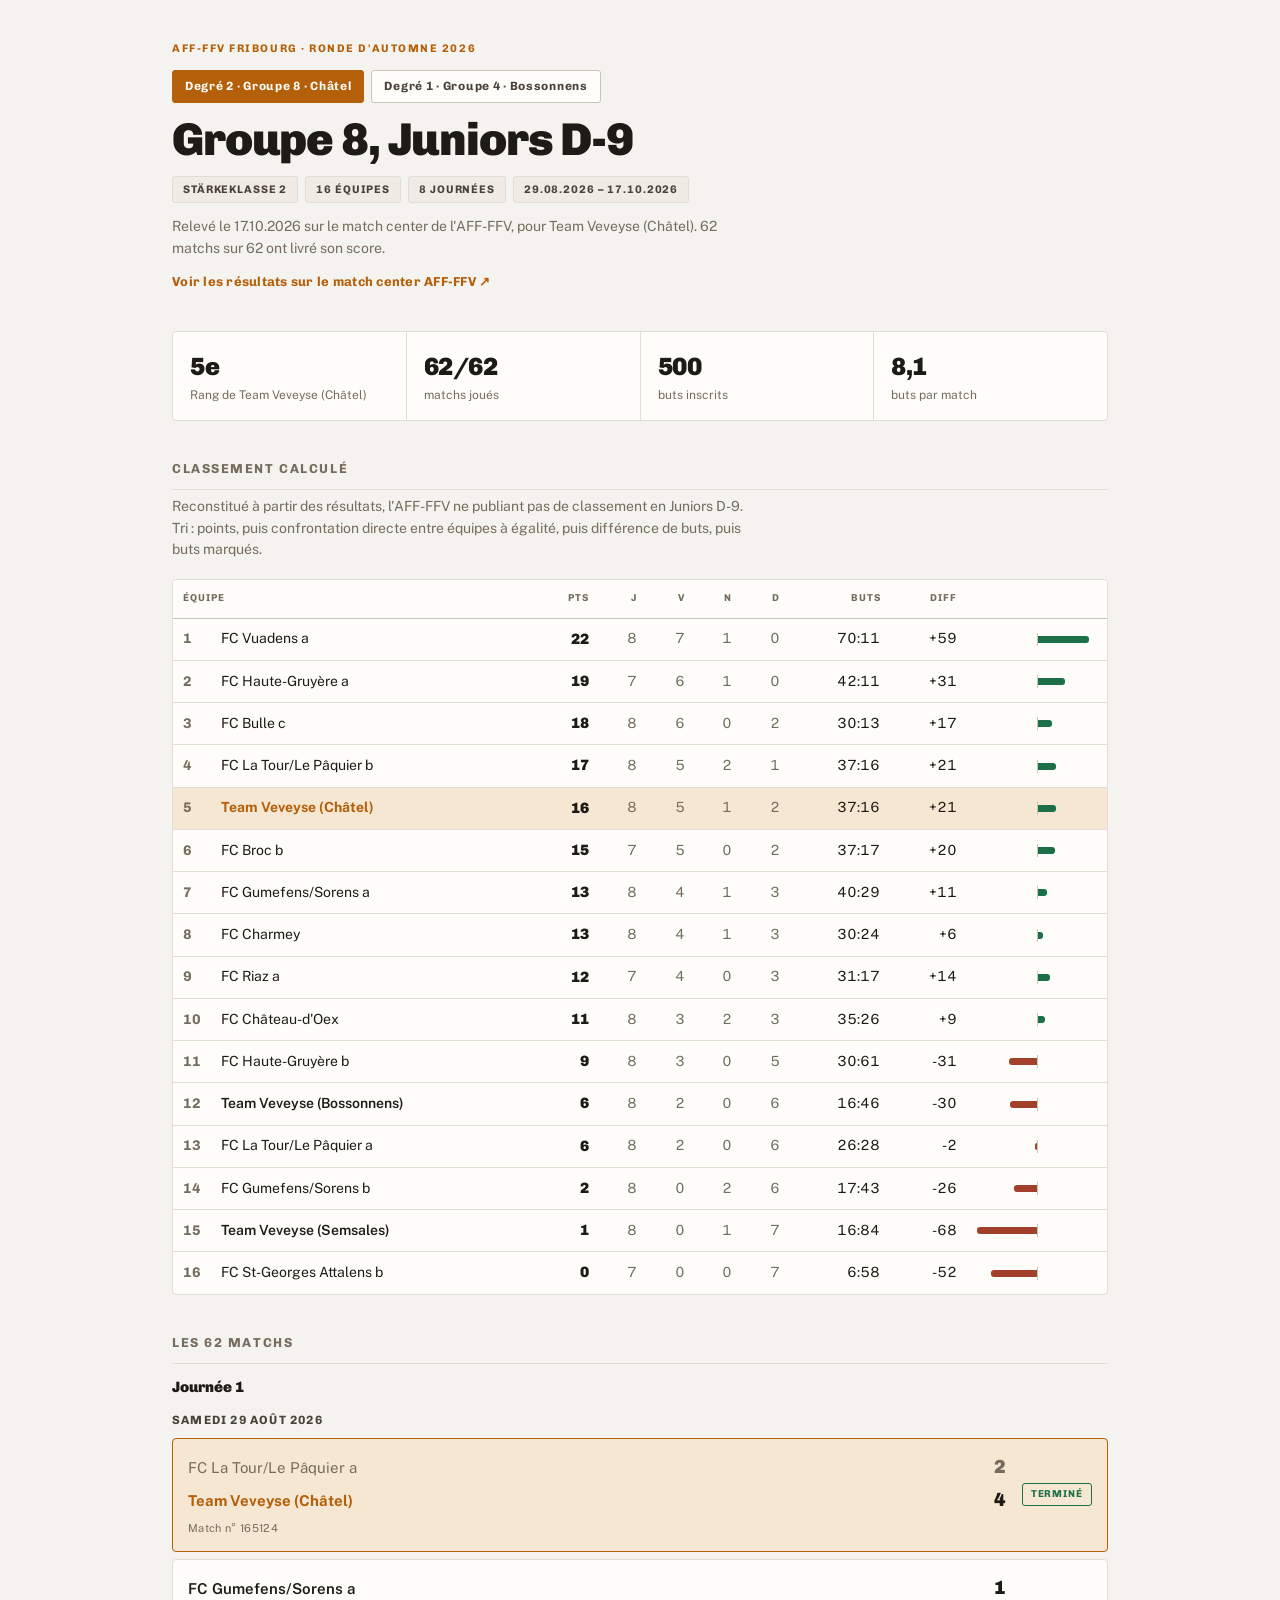
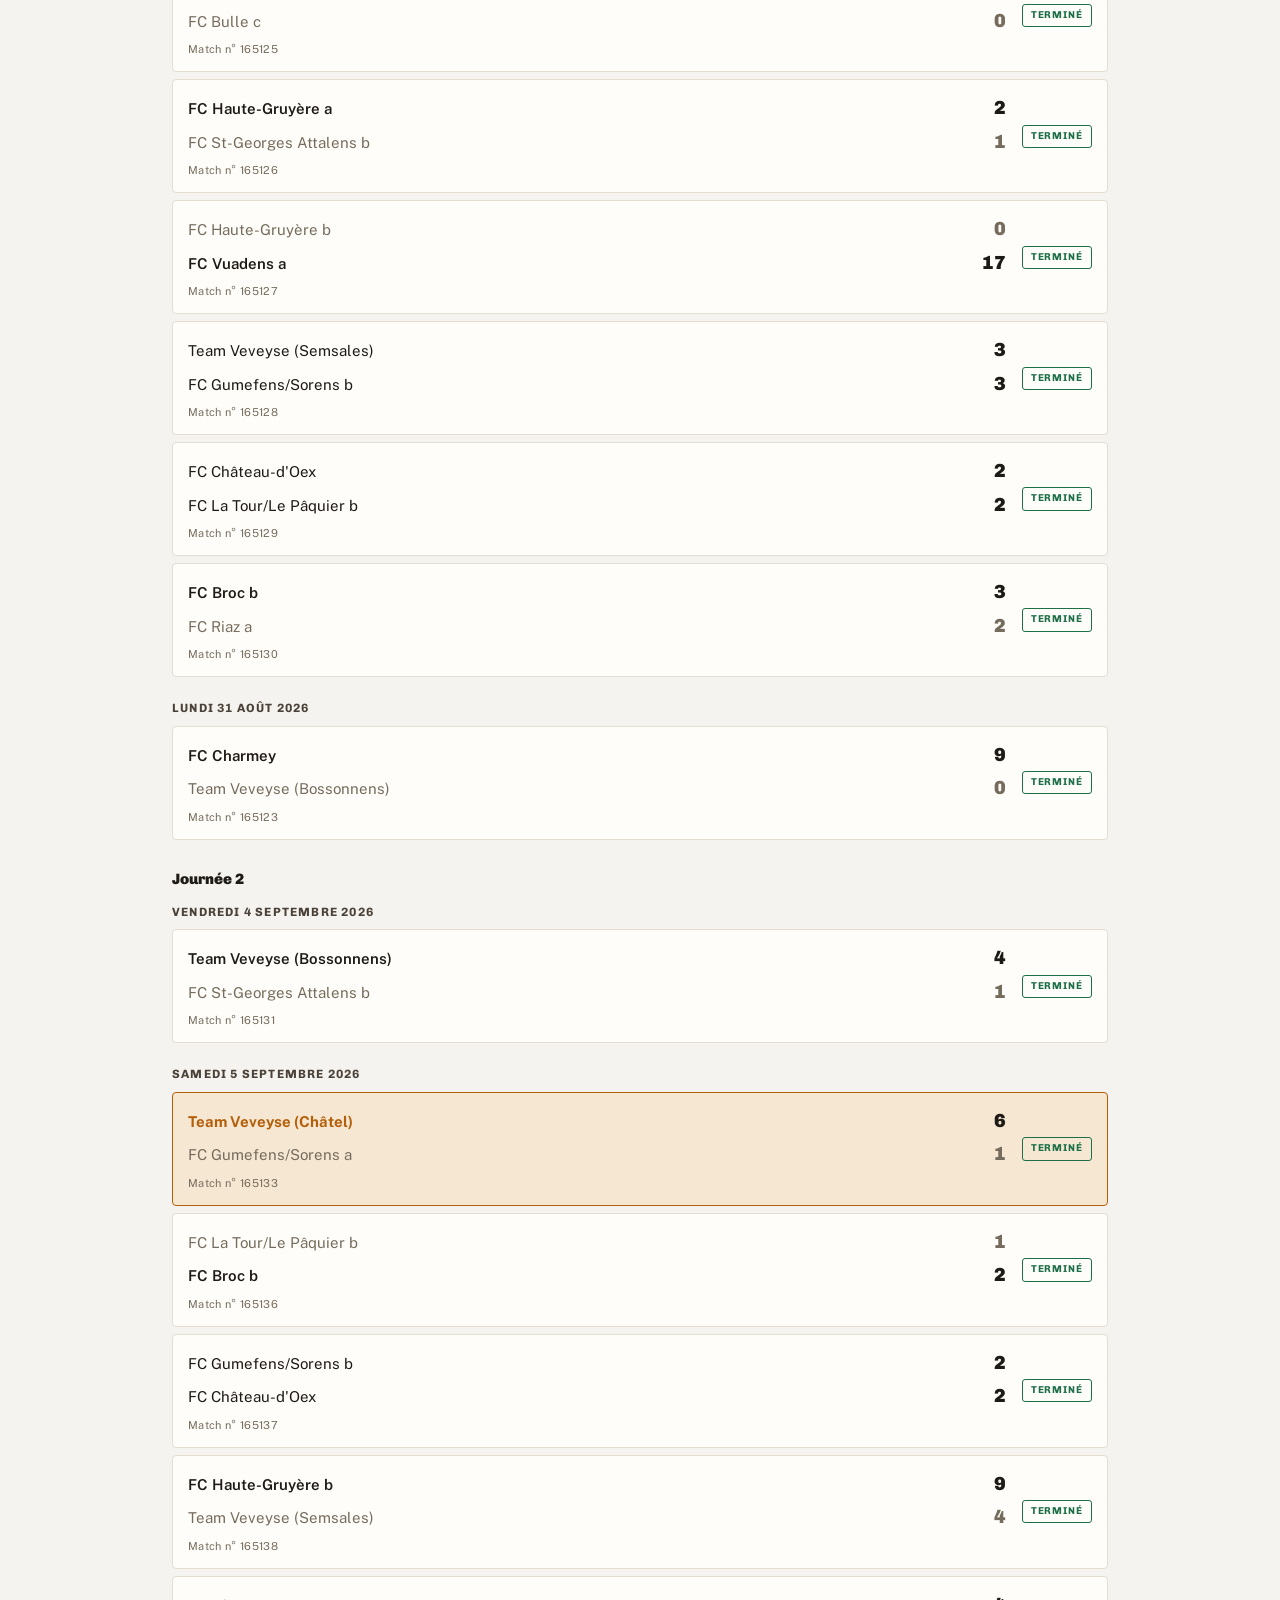
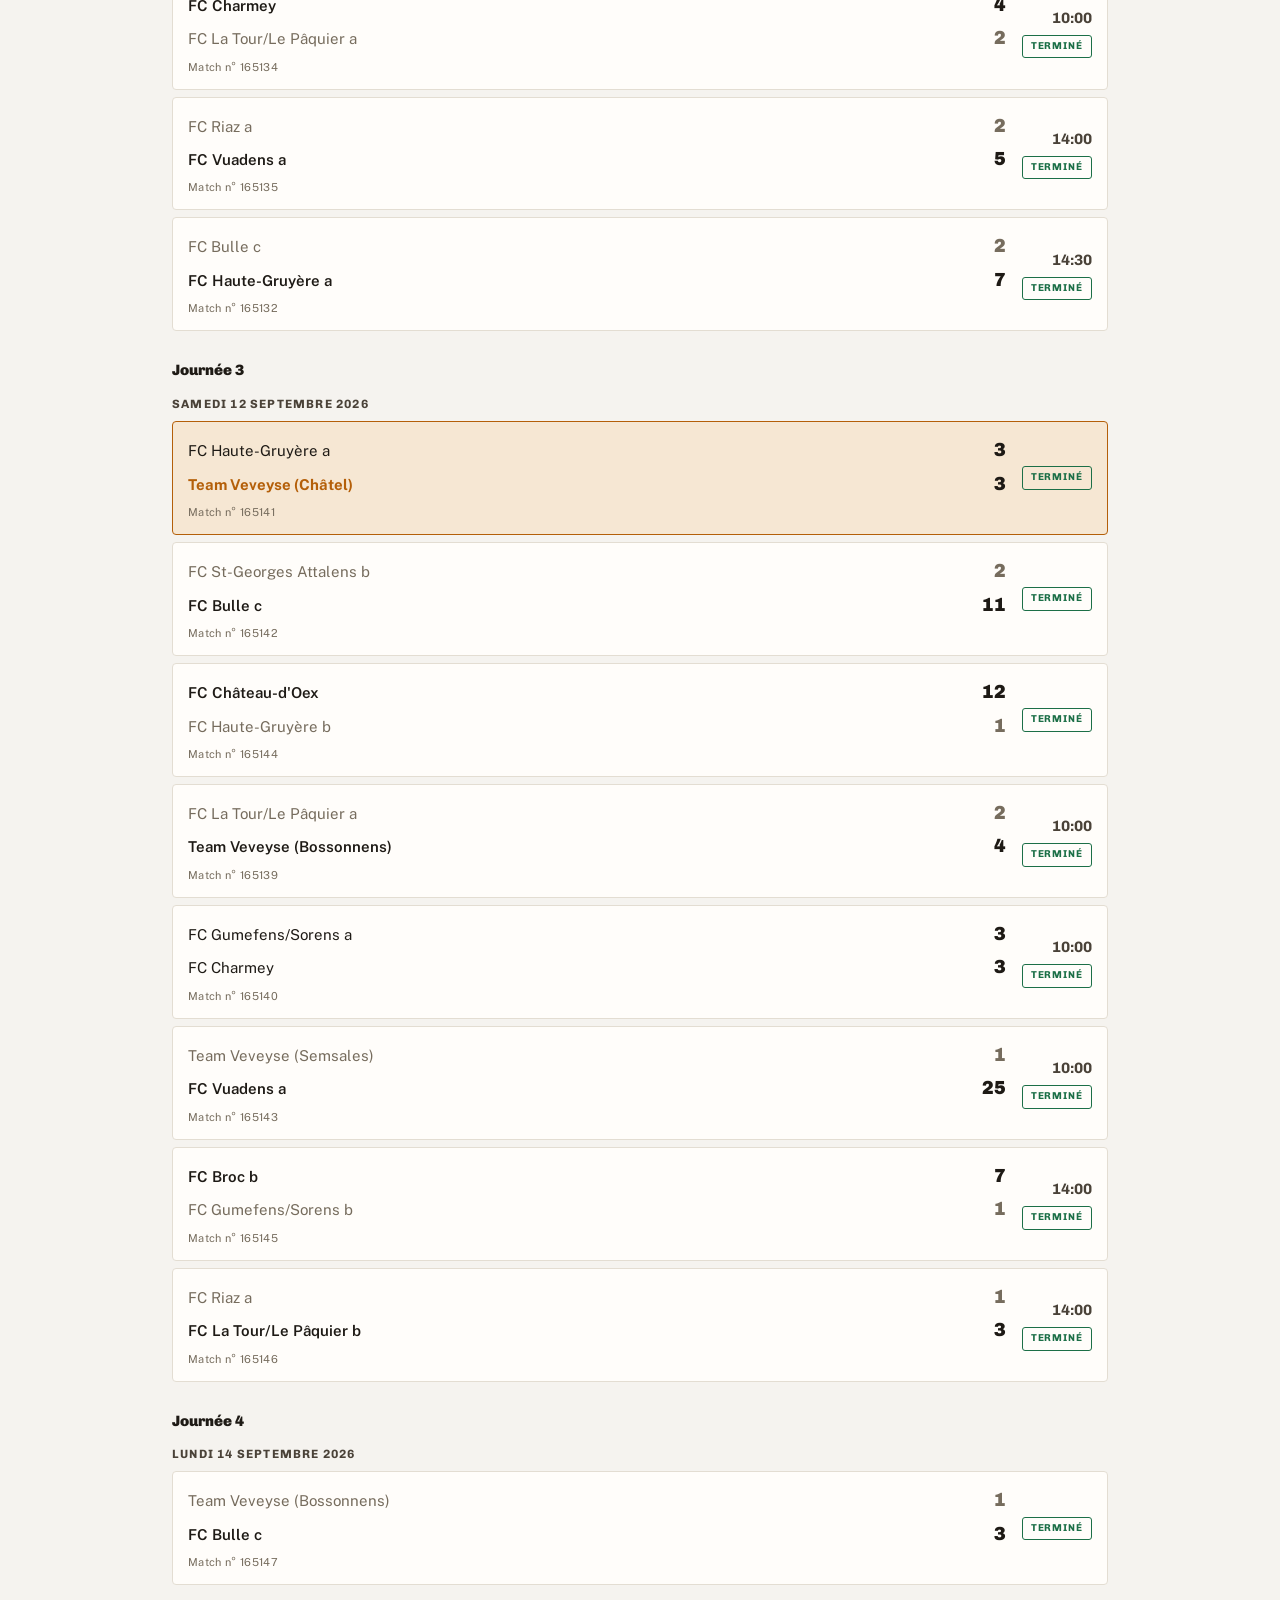
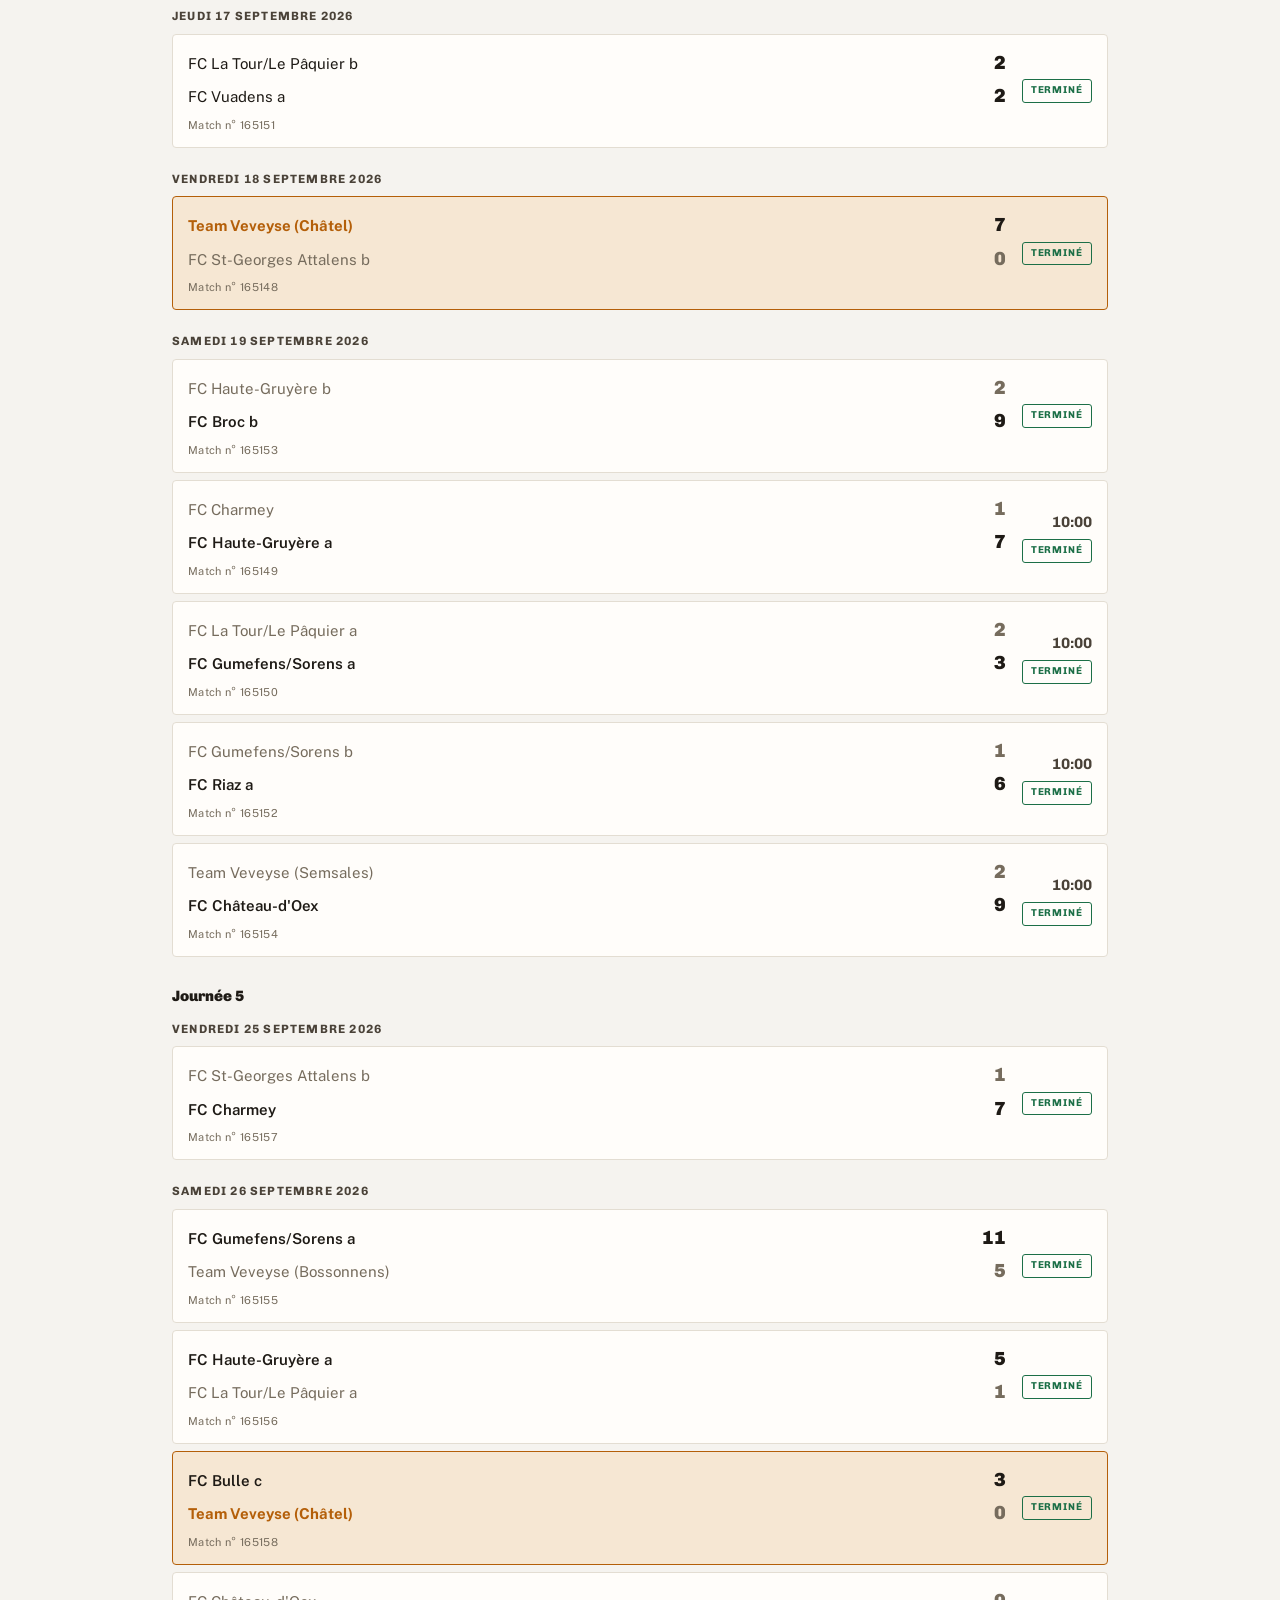
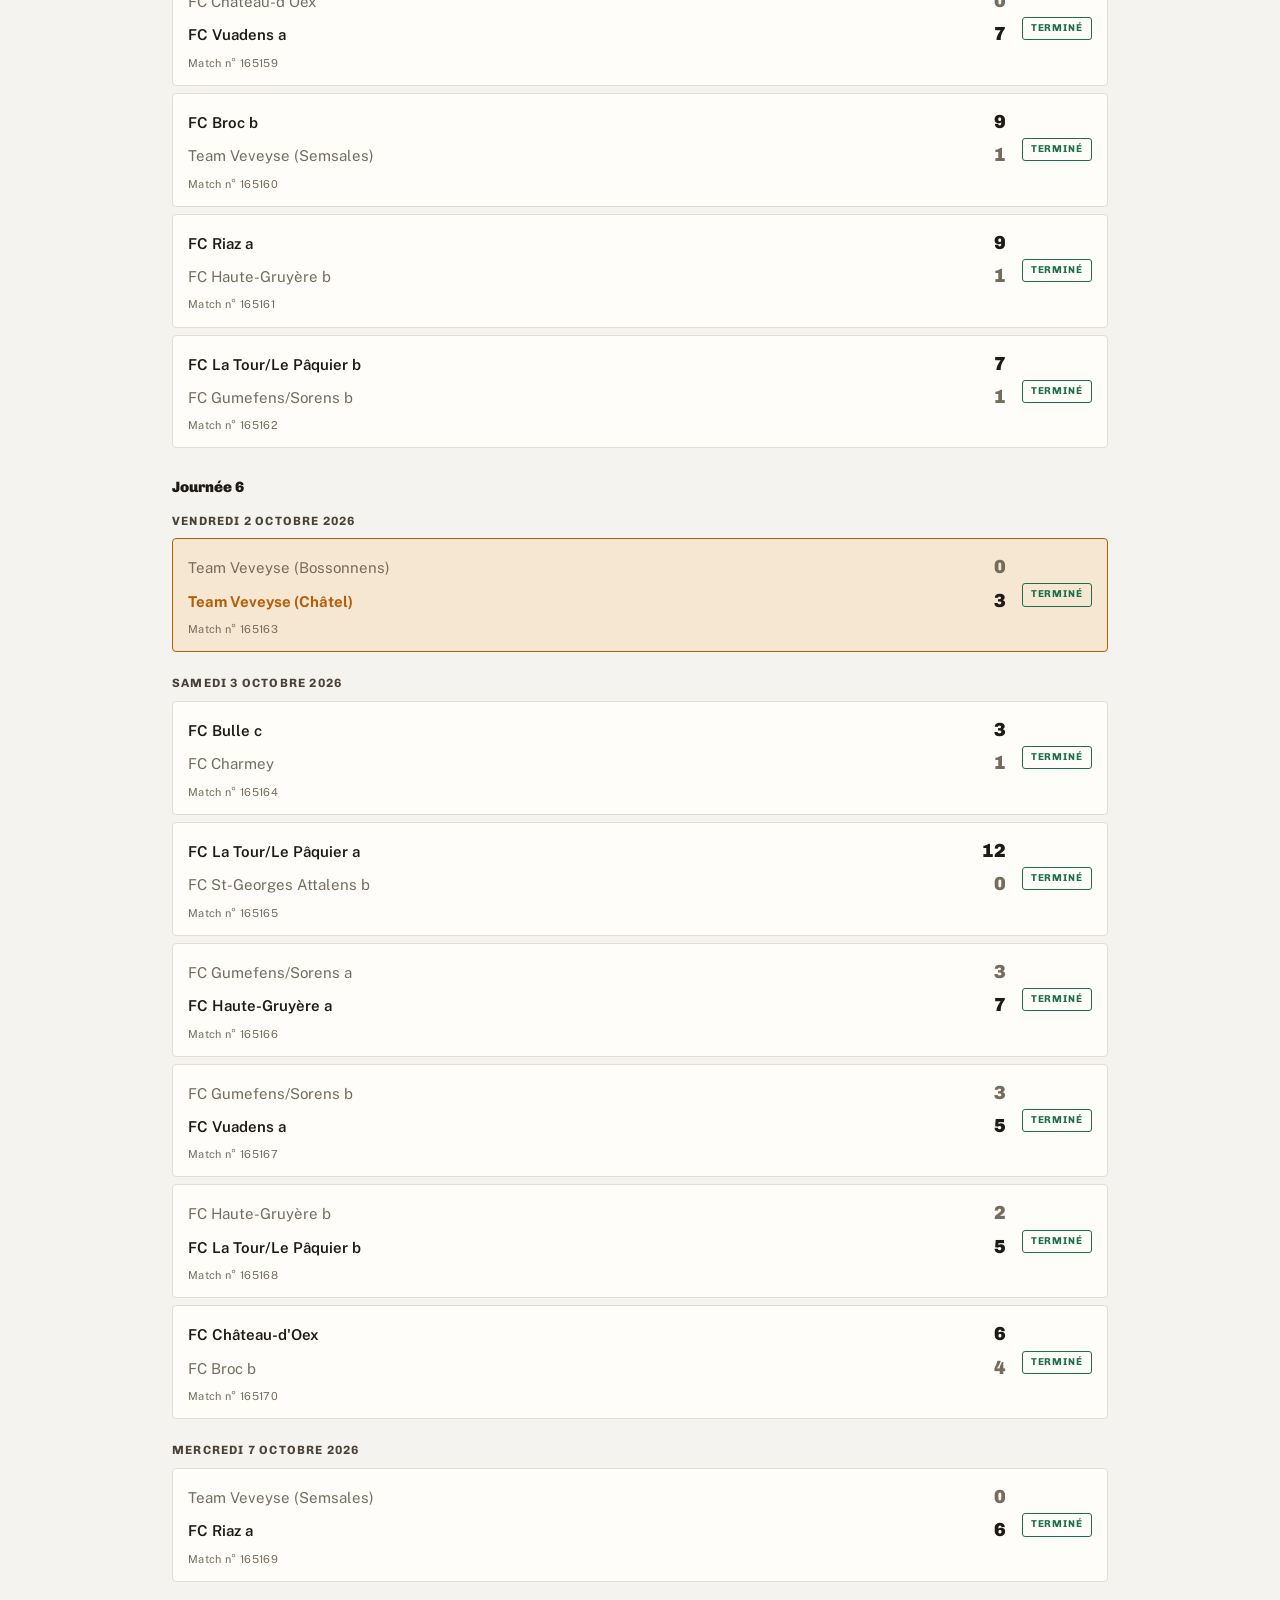
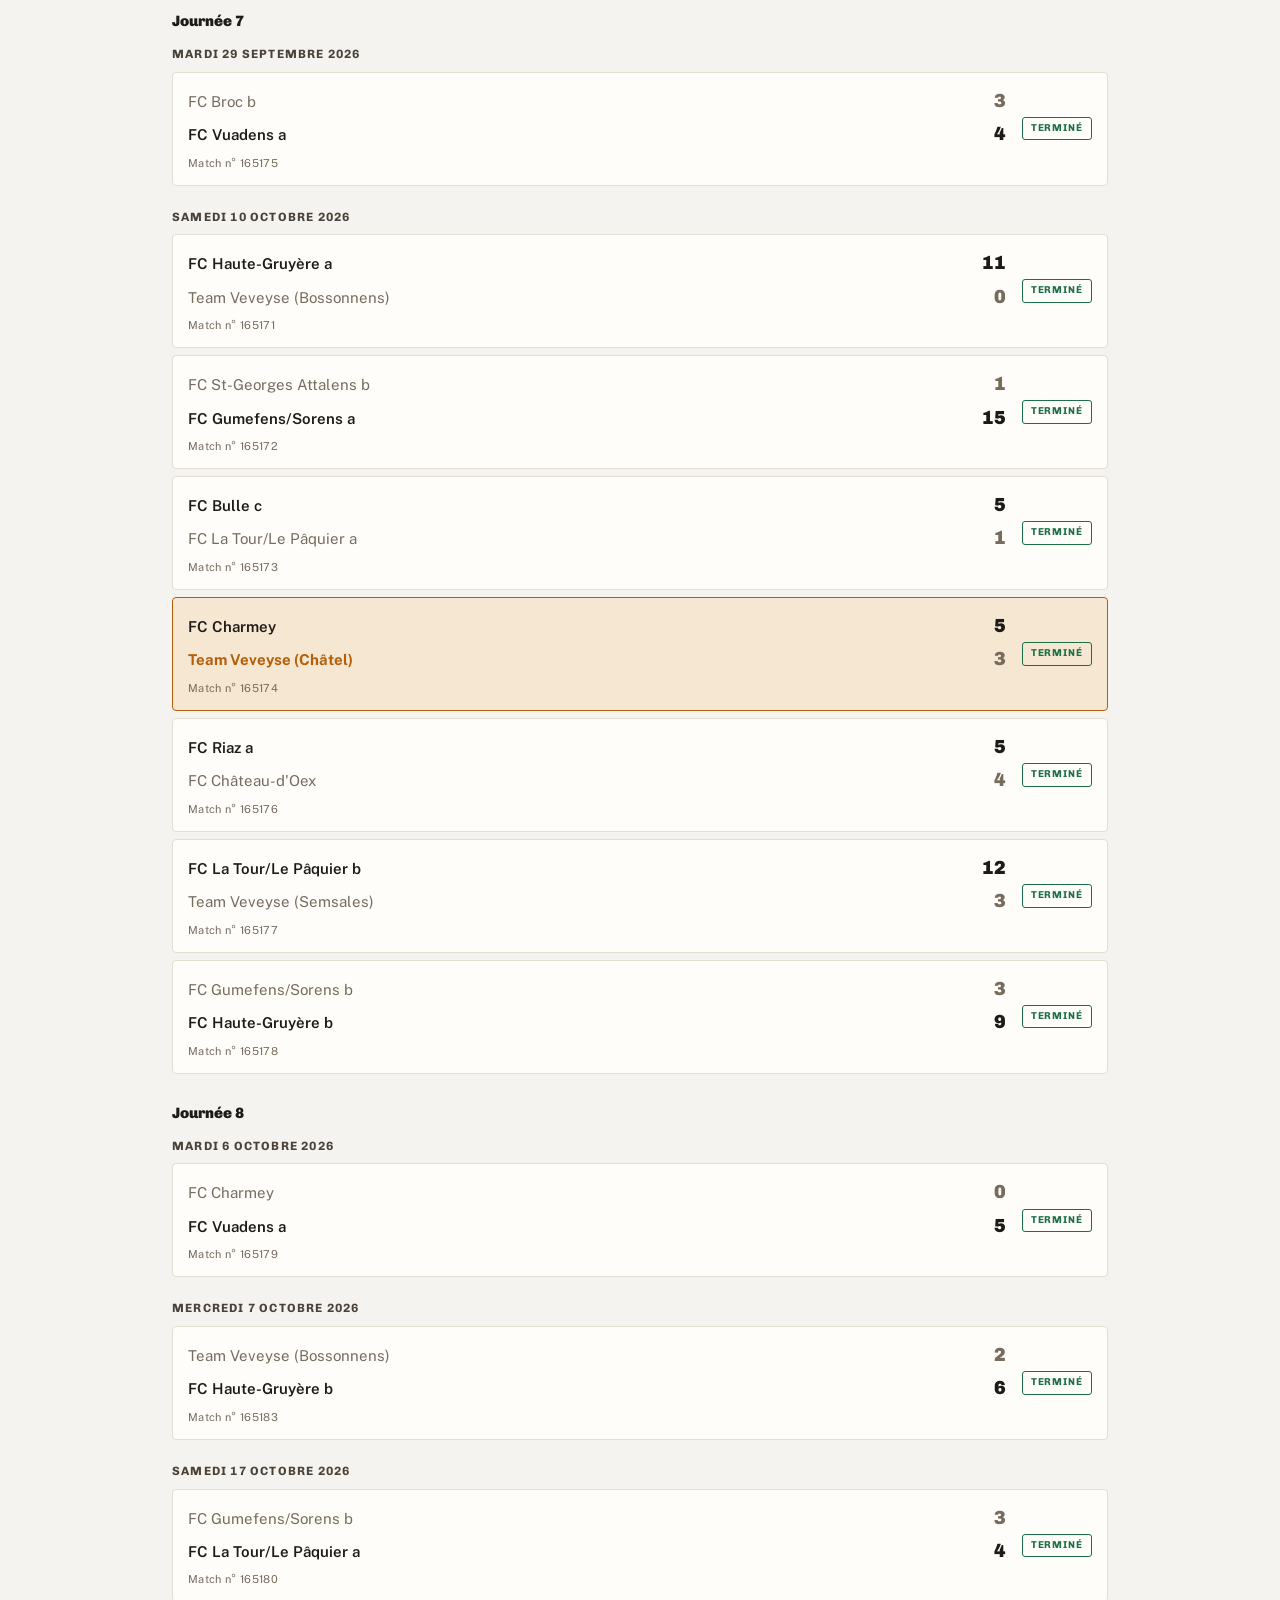
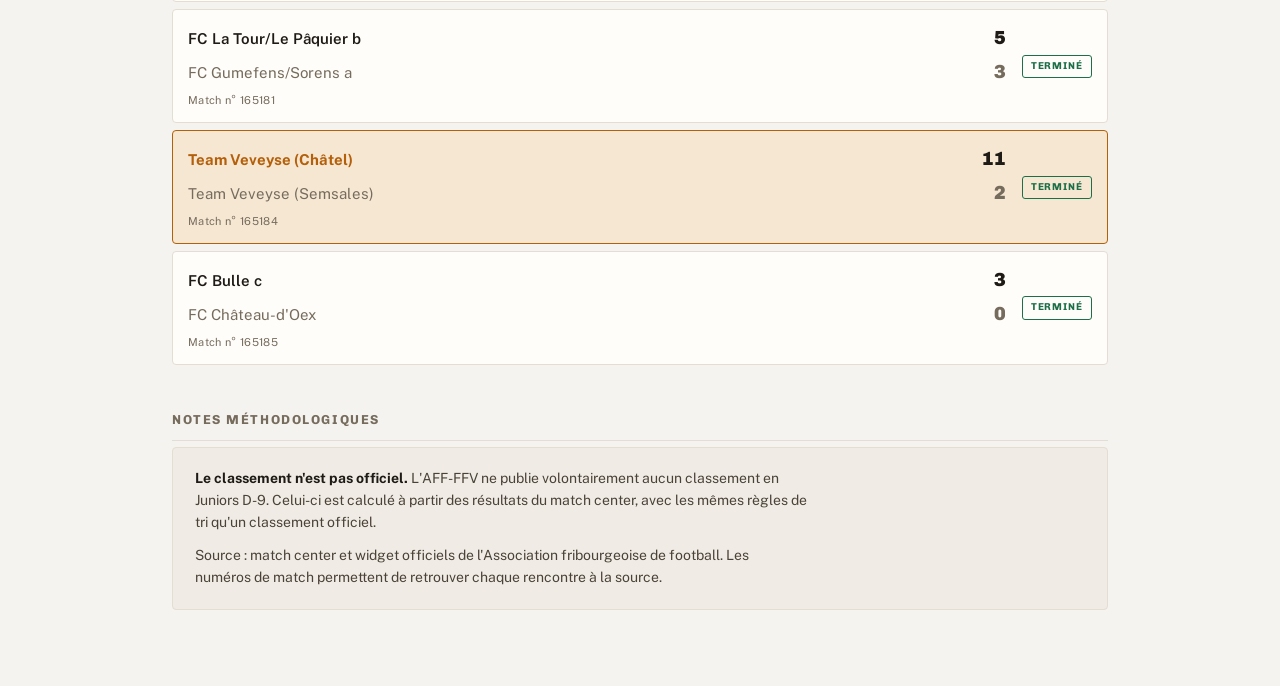
<file: index.html>
<!doctype html>
<html lang="fr">
<head>
<meta charset="utf-8">
<meta name="viewport" content="width=device-width, initial-scale=1">
<title>Groupe 8 Juniors D-9 · Degré 2</title>
<link rel="preconnect" href="https://fonts.googleapis.com">
<link rel="preconnect" href="https://fonts.gstatic.com" crossorigin>
<link rel="stylesheet" href="https://fonts.googleapis.com/css2?family=Chivo:wght@400;700;900&family=Public+Sans:wght@400;500;600&display=swap">

<link rel="stylesheet" href="assets/style.css">
</head>
<body data-source="data/degre-2.json">

<div class="wrap">

  <header class="masthead">
    <div class="eyebrow">AFF-FFV Fribourg · Ronde d'automne 2026</div>
    <nav class="groups" aria-label="Groupes suivis">
      <a href="./" aria-current="page">Degré 2 · Groupe 8 · Châtel</a>
      <a href="degre-1.html">Degré 1 · Groupe 4 · Bossonnens</a>
    </nav>
    <h1 id="title"></h1>
    <div class="competition">
      <span class="tag" id="tagClass"></span>
      <span class="tag" id="tagTeams"></span>
      <span class="tag" id="tagRounds"></span>
      <span class="tag" id="tagDates"></span>
    </div>
    <p class="snapshot" id="snapshot"></p>
    <a class="source-link" id="sourceLink" href="#" target="_blank" rel="noopener noreferrer">Voir les résultats sur le match center AFF-FFV ↗</a>
  </header>

  <div class="stats" id="statStrip"></div>

  <section>
    <h2>Classement calculé</h2>
    <p class="sub">
      Reconstitué à partir des résultats, l'AFF-FFV ne publiant pas de classement en
      Juniors D-9. Tri&nbsp;: points, puis confrontation directe entre équipes à
      égalité, puis différence de buts, puis buts marqués.
    </p>
    <div class="tablescroll">
      <table>
        <thead>
          <tr>
            <th class="left" colspan="2">Équipe</th>
            <th>Pts</th>
            <th>J</th><th>V</th><th>N</th><th>D</th>
            <th>Buts</th><th>Diff</th>
            <th class="diffcell"></th>
          </tr>
        </thead>
        <tbody id="standings"></tbody>
      </table>
    </div>
  </section>

  <section>
    <h2 id="matchesTitle">Les matchs</h2>
    <div id="matchList"></div>
  </section>

  <section>
    <h2>Notes méthodologiques</h2>
    <div class="notes" id="notes"></div>
  </section>

</div>

<script src="assets/app.js"></script>
</body>
</html>
</file>
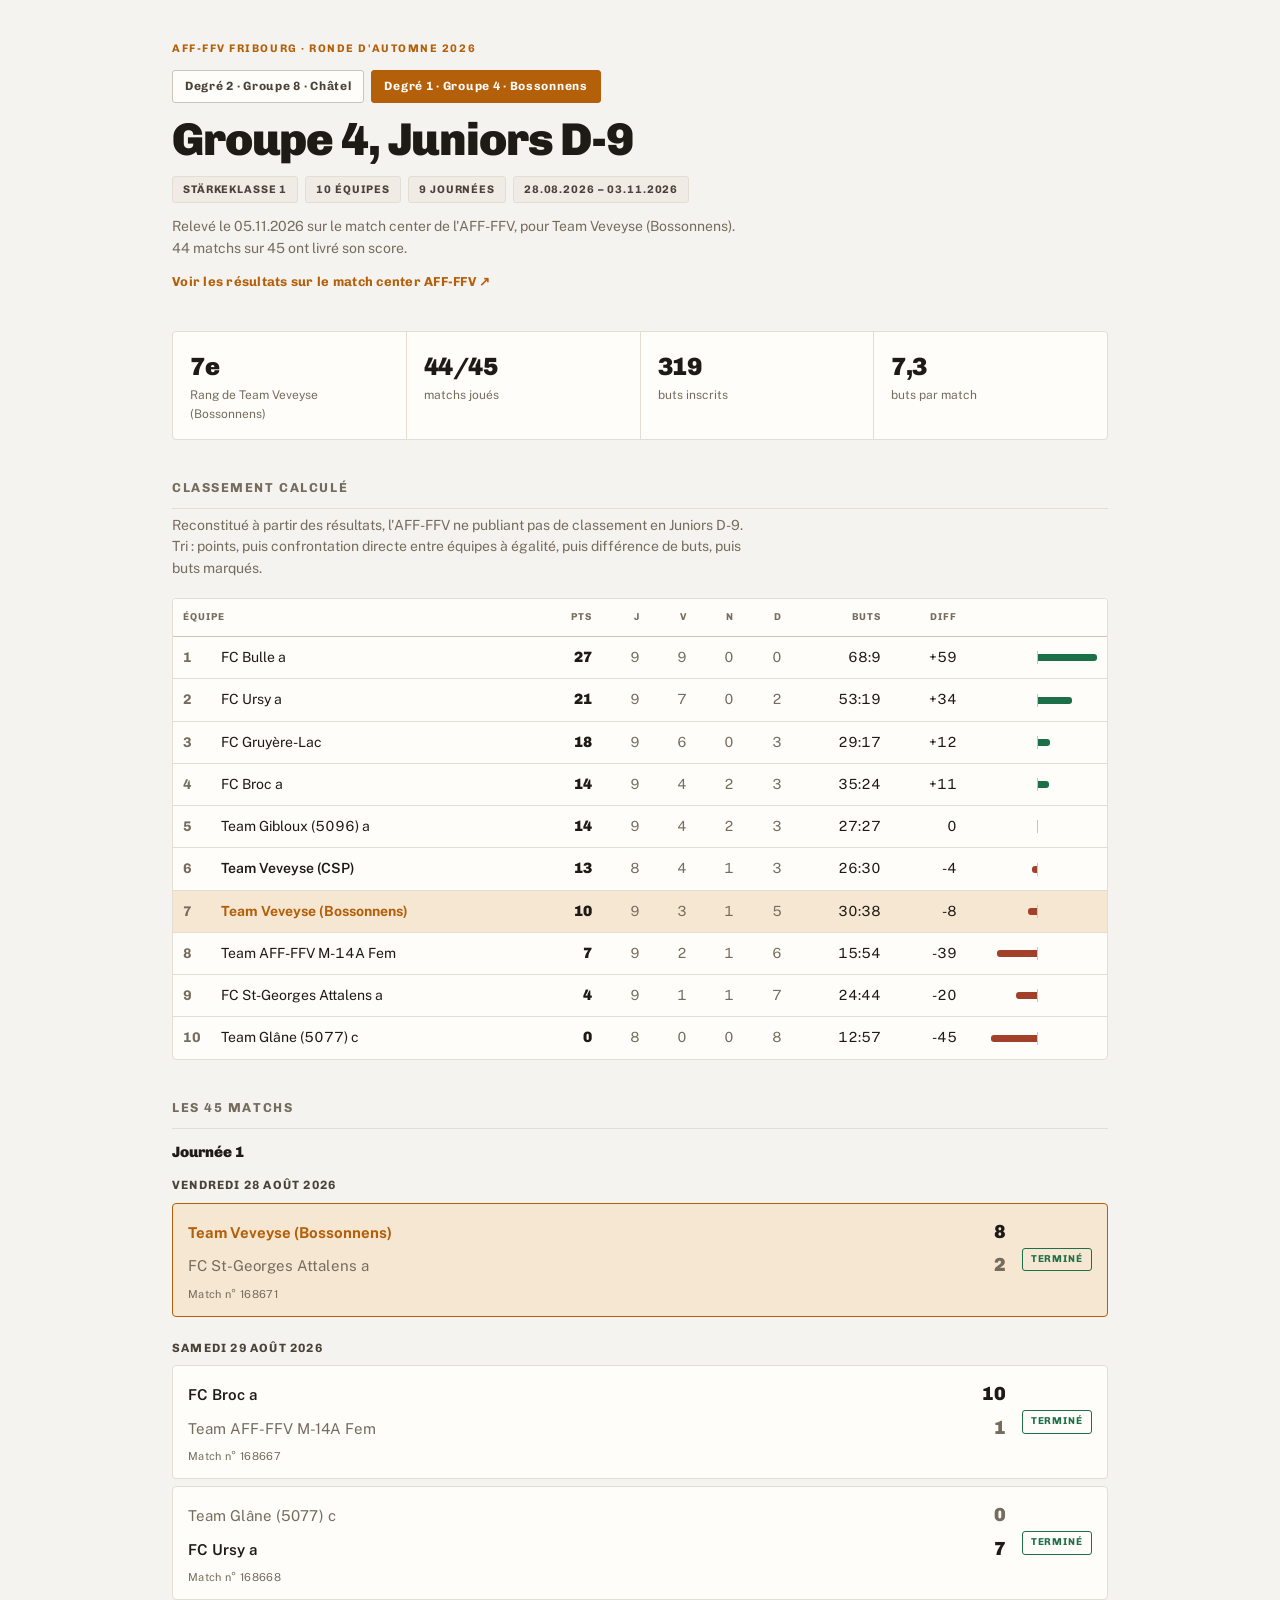
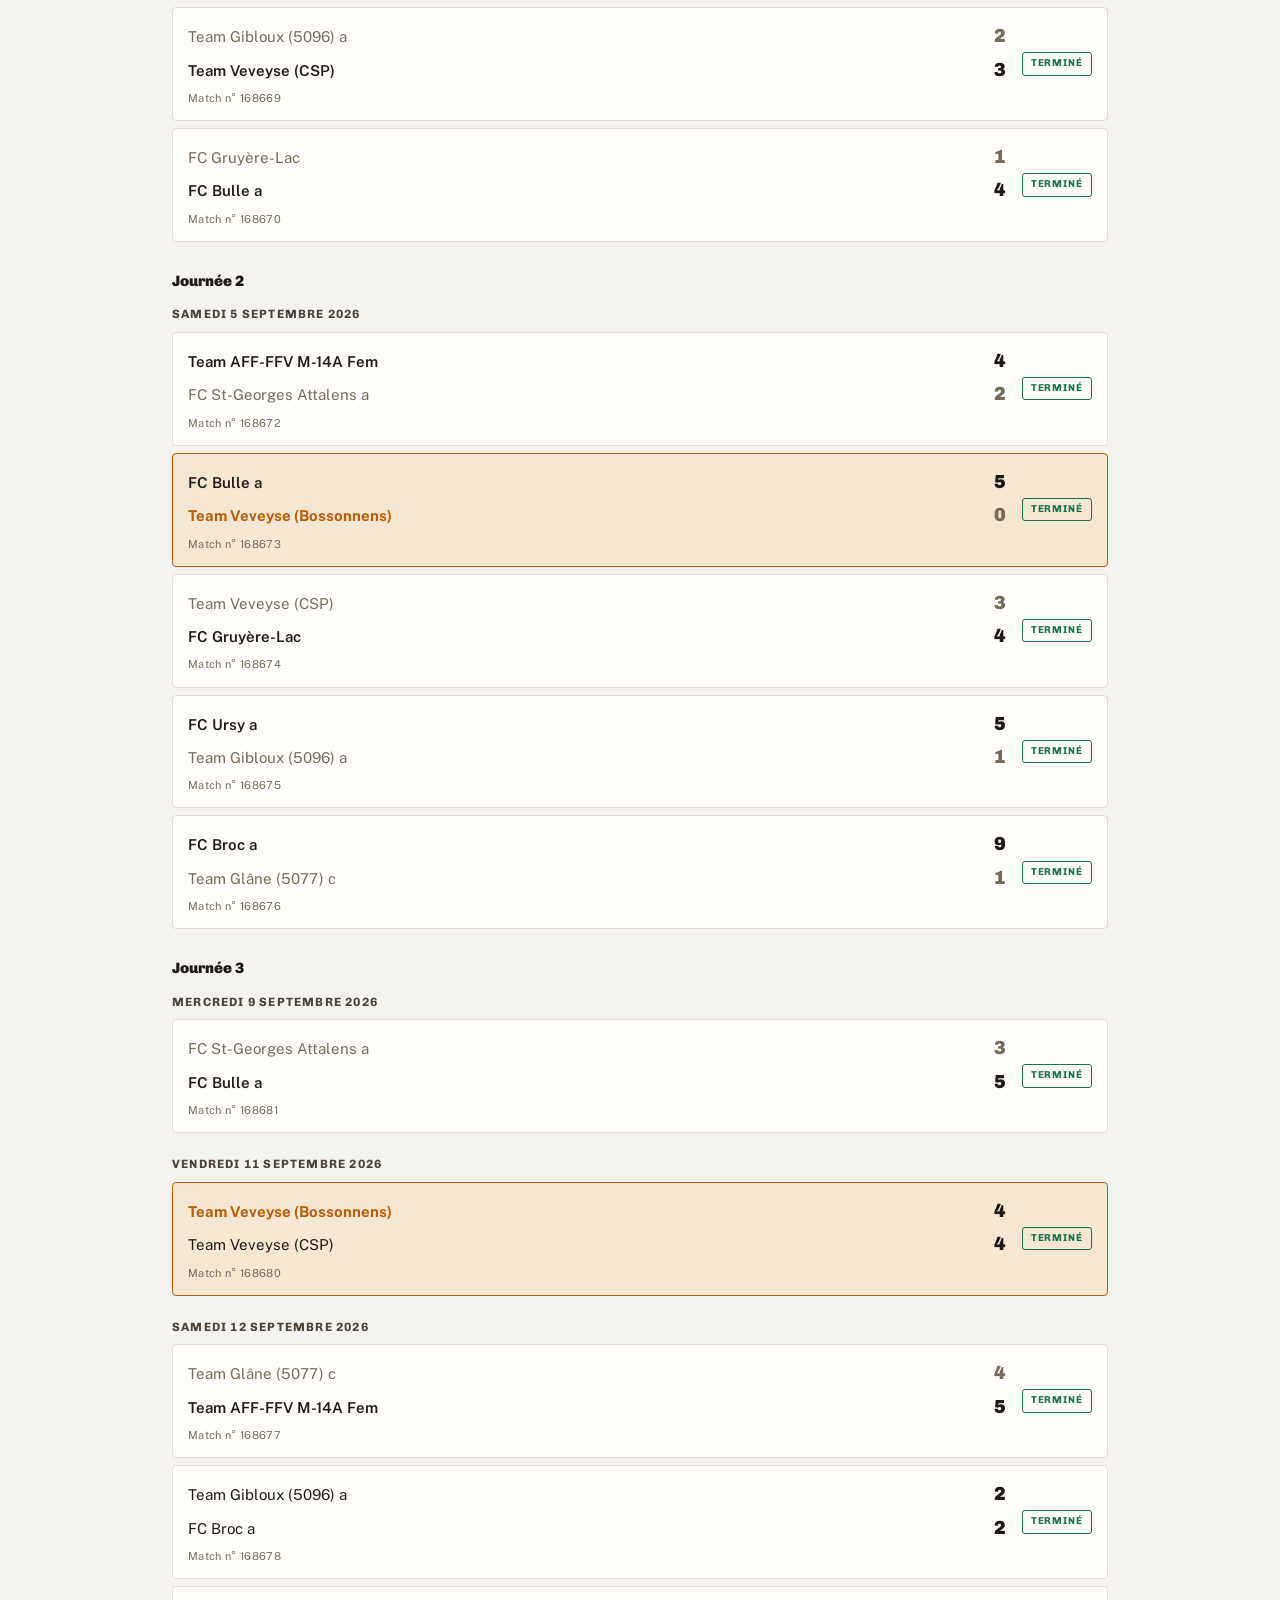
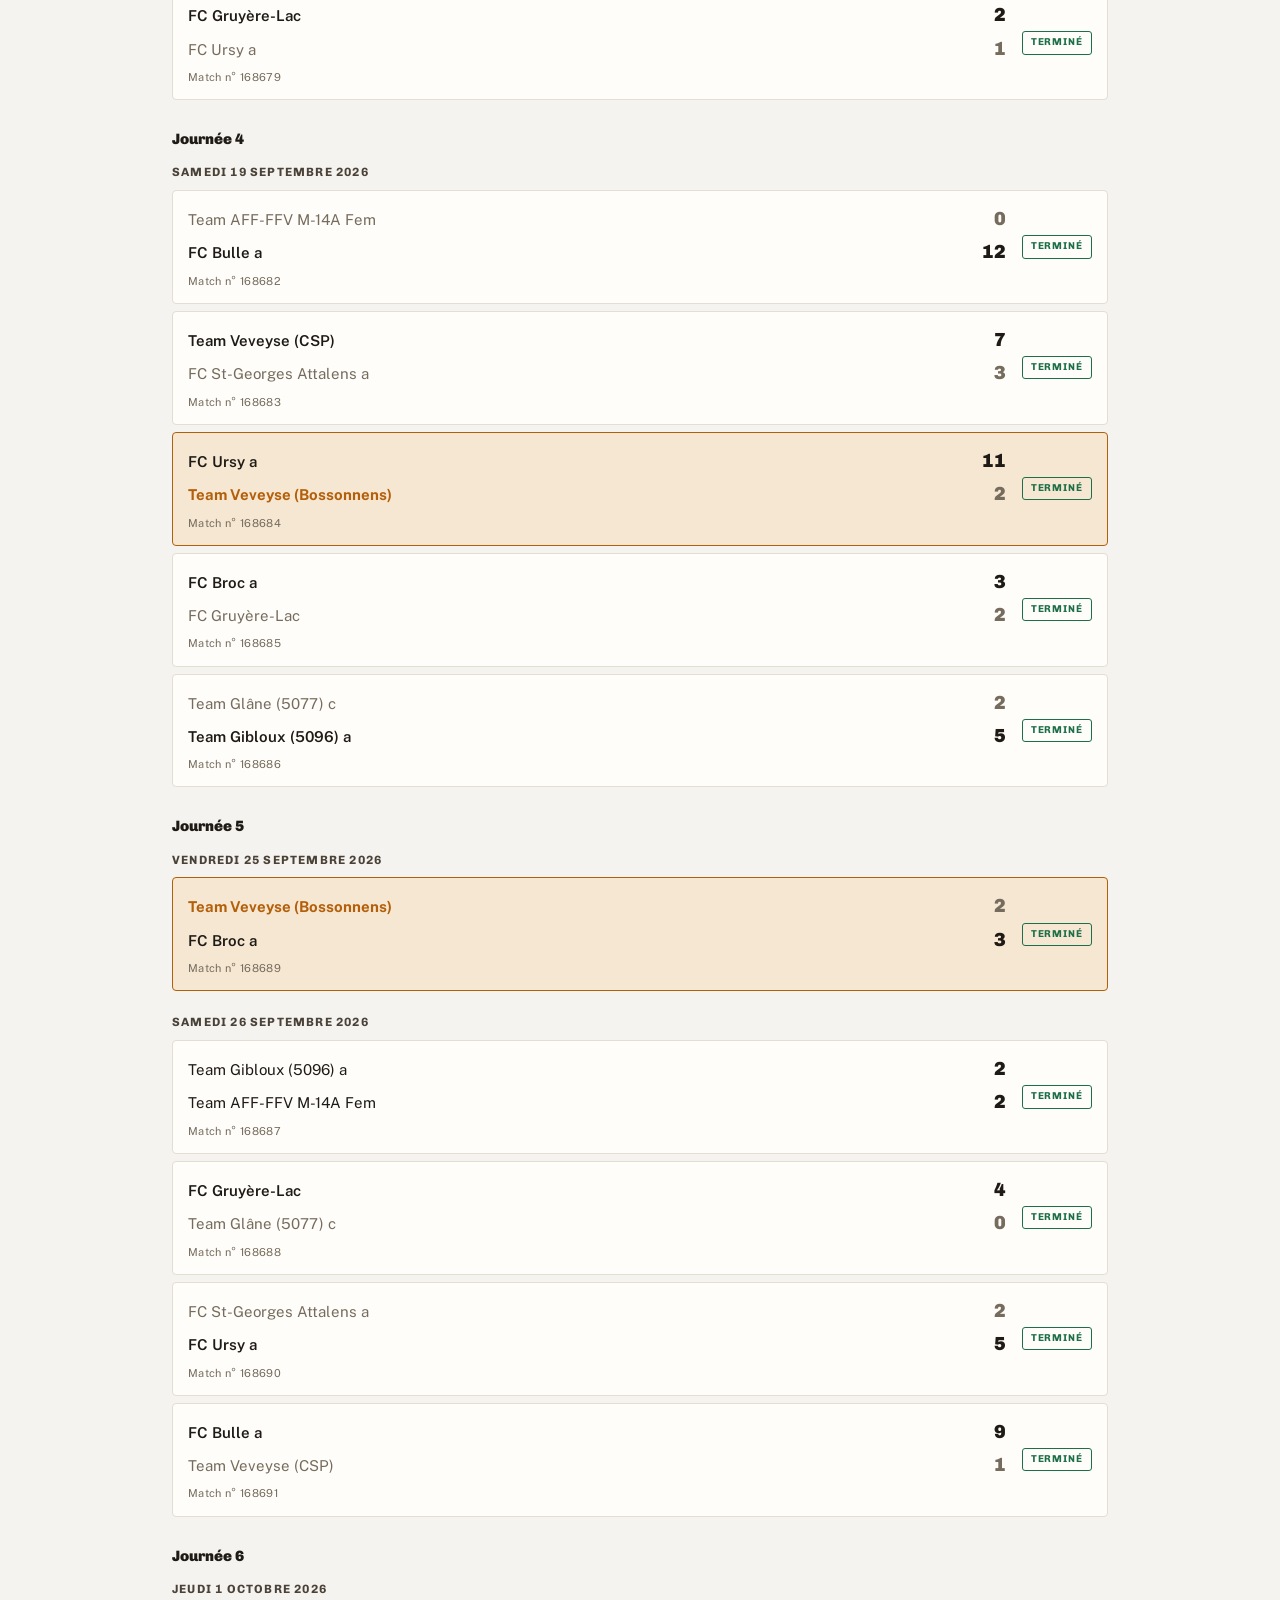
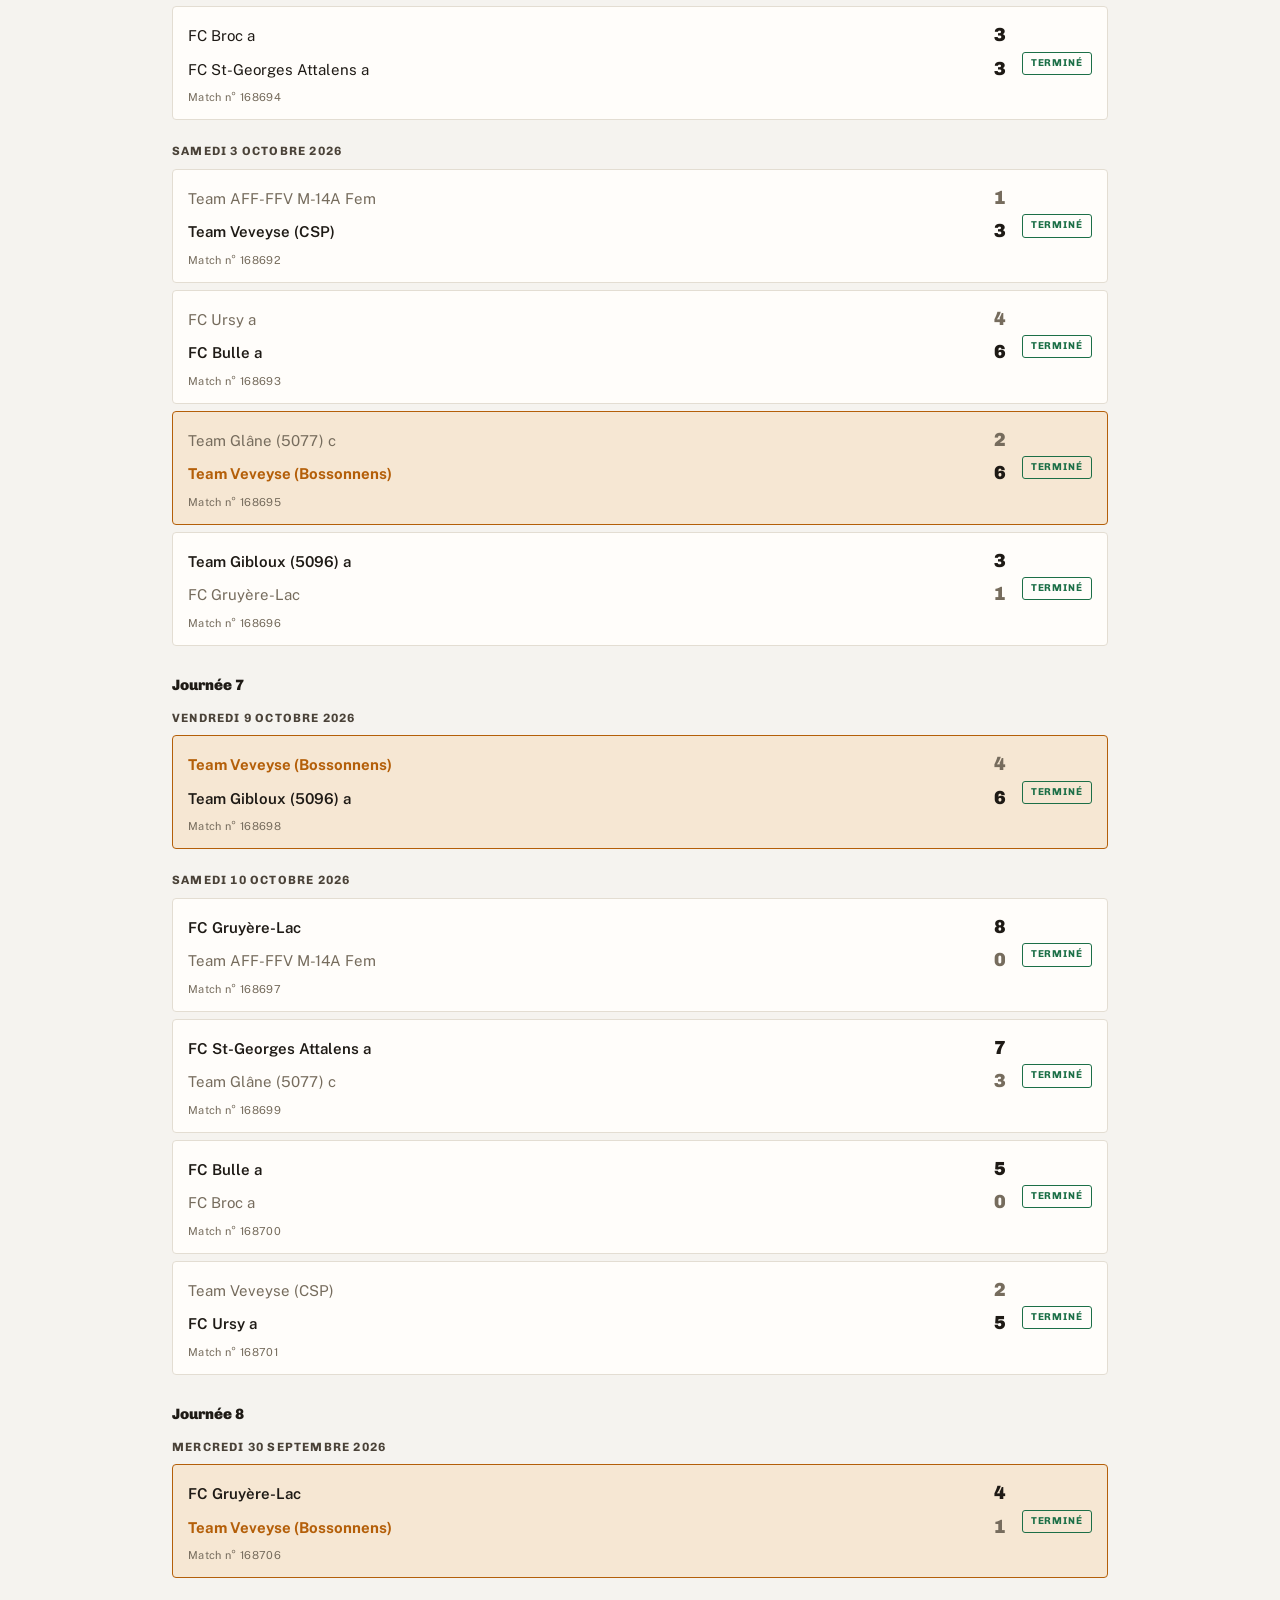
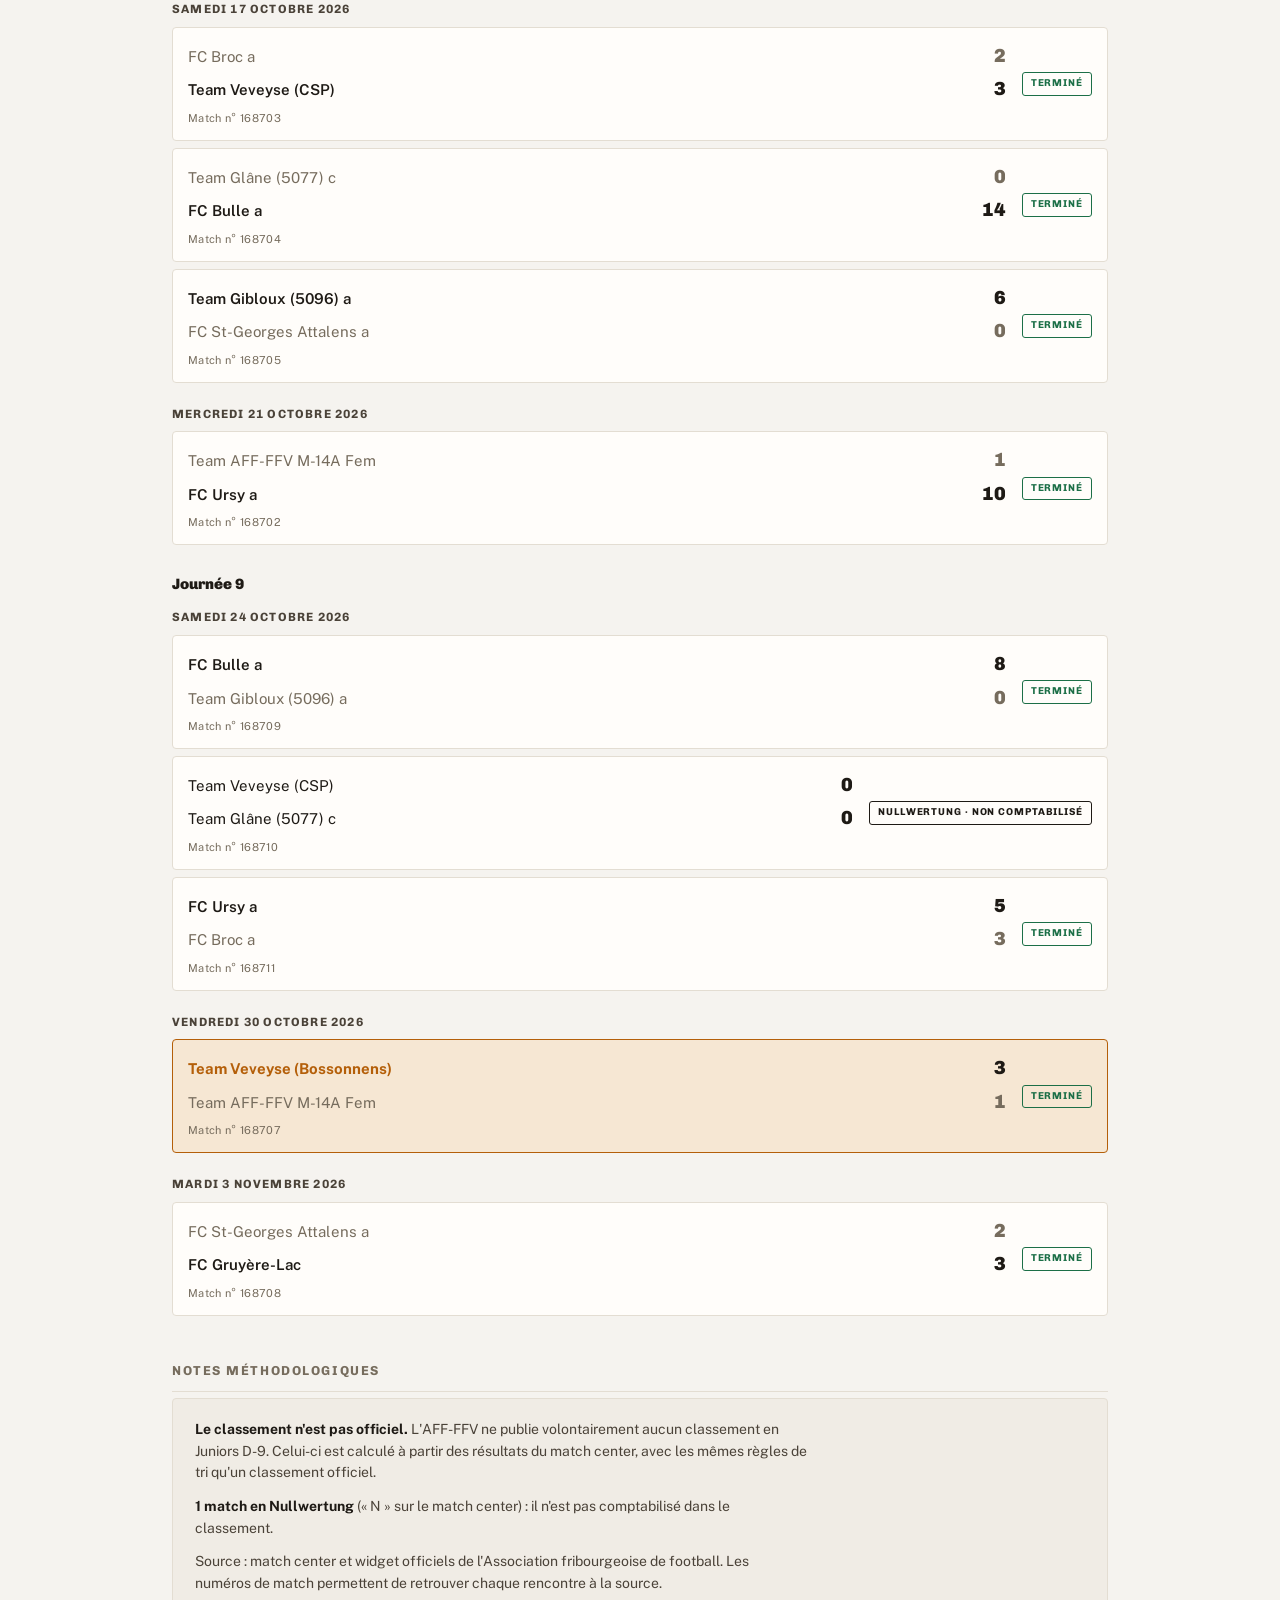
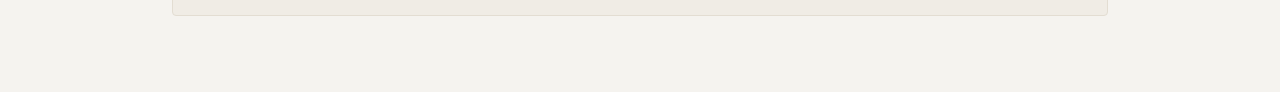
<file: degre-1.html>
<!doctype html>
<html lang="fr">
<head>
<meta charset="utf-8">
<meta name="viewport" content="width=device-width, initial-scale=1">
<title>Groupe 4 Juniors D-9 · Degré 1</title>
<link rel="preconnect" href="https://fonts.googleapis.com">
<link rel="preconnect" href="https://fonts.gstatic.com" crossorigin>
<link rel="stylesheet" href="https://fonts.googleapis.com/css2?family=Chivo:wght@400;700;900&family=Public+Sans:wght@400;500;600&display=swap">

<link rel="stylesheet" href="assets/style.css">
</head>
<body data-source="data/degre-1.json">

<div class="wrap">

  <header class="masthead">
    <div class="eyebrow">AFF-FFV Fribourg · Ronde d'automne 2026</div>
    <nav class="groups" aria-label="Groupes suivis">
      <a href="./">Degré 2 · Groupe 8 · Châtel</a>
      <a href="degre-1.html" aria-current="page">Degré 1 · Groupe 4 · Bossonnens</a>
    </nav>
    <h1 id="title"></h1>
    <div class="competition">
      <span class="tag" id="tagClass"></span>
      <span class="tag" id="tagTeams"></span>
      <span class="tag" id="tagRounds"></span>
      <span class="tag" id="tagDates"></span>
    </div>
    <p class="snapshot" id="snapshot"></p>
    <a class="source-link" id="sourceLink" href="#" target="_blank" rel="noopener noreferrer">Voir les résultats sur le match center AFF-FFV ↗</a>
  </header>

  <div class="stats" id="statStrip"></div>

  <section>
    <h2>Classement calculé</h2>
    <p class="sub">
      Reconstitué à partir des résultats, l'AFF-FFV ne publiant pas de classement en
      Juniors D-9. Tri&nbsp;: points, puis confrontation directe entre équipes à
      égalité, puis différence de buts, puis buts marqués.
    </p>
    <div class="tablescroll">
      <table>
        <thead>
          <tr>
            <th class="left" colspan="2">Équipe</th>
            <th>Pts</th>
            <th>J</th><th>V</th><th>N</th><th>D</th>
            <th>Buts</th><th>Diff</th>
            <th class="diffcell"></th>
          </tr>
        </thead>
        <tbody id="standings"></tbody>
      </table>
    </div>
  </section>

  <section>
    <h2 id="matchesTitle">Les matchs</h2>
    <div id="matchList"></div>
  </section>

  <section>
    <h2>Notes méthodologiques</h2>
    <div class="notes" id="notes"></div>
  </section>

</div>

<script src="assets/app.js"></script>
</body>
</html>
</file>
<file: assets/style.css>
:root {
  --bg: #f5f3ef;
  --panel: #fffdfa;
  --panel-2: #f0ece5;
  --ink: #1e1a15;
  --ink-2: #4a4238;
  --muted: #766c5d;
  --line: #e3ddd2;
  --line-strong: #cdc4b5;
  --accent: #b45f09;
  --accent-soft: #f6e7d3;
  --pos: #1c6f47;
  --neg: #a2402b;
  --pending: #8a7a5f;
  --display: "Chivo", "Helvetica Neue", Arial, sans-serif;
  --body: "Public Sans", -apple-system, BlinkMacSystemFont, "Segoe UI", sans-serif;
}
@media (prefers-color-scheme: dark) {
  :root:not([data-theme="light"]) {
    --bg: #141310; --panel: #1d1b17; --panel-2: #262320;
    --ink: #f0ece4; --ink-2: #cdc5b8; --muted: #988e7d;
    --line: #302c26; --line-strong: #443e35;
    --accent: #e4933d; --accent-soft: #3b2d1a;
    --pos: #55b585; --neg: #e0765f; --pending: #b09a76;
  }
}
:root[data-theme="dark"] {
  --bg: #141310; --panel: #1d1b17; --panel-2: #262320;
  --ink: #f0ece4; --ink-2: #cdc5b8; --muted: #988e7d;
  --line: #302c26; --line-strong: #443e35;
  --accent: #e4933d; --accent-soft: #3b2d1a;
  --pos: #55b585; --neg: #e0765f; --pending: #b09a76;
}

* { box-sizing: border-box; }

body {
  margin: 0; background: var(--bg); color: var(--ink);
  font-family: var(--body); font-size: 16px; line-height: 1.55;
  -webkit-font-smoothing: antialiased;
}

.wrap {
  max-width: 980px; margin: 0 auto; padding: 40px 22px 76px;
  display: flex; flex-direction: column; gap: 38px;
}

.eyebrow {
  font-family: var(--display); font-size: 11px; font-weight: 700;
  letter-spacing: .14em; text-transform: uppercase; color: var(--accent);
}

header.masthead { display: flex; flex-direction: column; gap: 13px; }
header.masthead h1 {
  font-family: var(--display); font-weight: 900;
  font-size: clamp(30px, 5.2vw, 46px); line-height: 1.03;
  letter-spacing: -.025em; margin: 0; text-wrap: balance;
}
.competition { display: flex; flex-wrap: wrap; gap: 7px; }
.tag {
  font-family: var(--display); font-size: 11px; font-weight: 700;
  letter-spacing: .08em; text-transform: uppercase;
  padding: 4px 10px; border-radius: 3px;
  background: var(--panel-2); color: var(--ink-2); border: 1px solid var(--line);
}
.snapshot { color: var(--muted); font-size: 14px; max-width: 64ch; margin: 0; }
.source-link {
  font-family: var(--display); font-size: 13px; font-weight: 700;
  color: var(--accent); text-decoration: none; letter-spacing: .02em;
  display: inline-flex; align-items: center; gap: 4px; width: fit-content;
}
.source-link:hover { text-decoration: underline; }
.source-link:focus-visible { outline: 2px solid var(--accent); outline-offset: 2px; }

.stats {
  display: grid; grid-template-columns: repeat(auto-fit, minmax(140px, 1fr));
  gap: 1px; background: var(--line); border: 1px solid var(--line);
  border-radius: 4px; overflow: hidden;
}
.stat { background: var(--panel); padding: 15px 17px; display: flex; flex-direction: column; gap: 1px; }
.stat .n {
  font-family: var(--display); font-weight: 900; font-size: 25px;
  font-variant-numeric: tabular-nums; letter-spacing: -.02em;
}
.stat .k { font-size: 12px; color: var(--muted); }

section > h2 {
  font-family: var(--display); font-weight: 700; font-size: 13px;
  letter-spacing: .12em; text-transform: uppercase; color: var(--muted);
  margin: 0 0 6px; padding-bottom: 10px; border-bottom: 1px solid var(--line);
}
section > .sub { margin: 0 0 18px; font-size: 14px; color: var(--muted); max-width: 66ch; }

.tablescroll { overflow-x: auto; border: 1px solid var(--line); border-radius: 4px; background: var(--panel); }
table { width: 100%; border-collapse: collapse; font-size: 14px; min-width: 680px; }
thead th {
  font-family: var(--display); font-size: 10px; font-weight: 700;
  letter-spacing: .09em; text-transform: uppercase; color: var(--muted);
  text-align: right; padding: 11px 10px; border-bottom: 1px solid var(--line-strong);
  white-space: nowrap; background: var(--panel);
}
thead th.left { text-align: left; }
tbody td {
  padding: 9px 10px; border-bottom: 1px solid var(--line);
  text-align: right; font-variant-numeric: tabular-nums; white-space: nowrap;
}
tbody td.left { text-align: left; white-space: normal; }
tbody tr:last-child td { border-bottom: 0; }
tbody tr.self { background: var(--accent-soft); }
tbody tr.self td.team { font-weight: 700; color: var(--accent); }
tbody tr.veveyse td.team { font-weight: 600; }
.rank { color: var(--muted); font-family: var(--display); font-weight: 700; width: 34px; }
.pts { font-family: var(--display); font-weight: 900; font-size: 15px; }
.thin { color: var(--muted); }
.partial { font-size: 11px; color: var(--pending); letter-spacing: .04em; }

.diffcell { width: 140px; }
.diffbar { display: flex; align-items: center; width: 120px; margin-left: auto; }
.diffbar .half { flex: 1; display: flex; height: 7px; }
.diffbar .half.l { justify-content: flex-end; }
.diffbar .axis { width: 1px; background: var(--line-strong); height: 13px; }
.diffbar .fill { height: 7px; }
.diffbar .fill.p { background: var(--pos); border-radius: 0 3px 3px 0; }
.diffbar .fill.n { background: var(--neg); border-radius: 3px 0 0 3px; }

.daygroup { margin-bottom: 22px; }
.daygroup:last-child { margin-bottom: 0; }
.dayhead {
  font-family: var(--display); font-weight: 700; font-size: 12px;
  letter-spacing: .1em; text-transform: uppercase; color: var(--ink-2); padding-bottom: 8px;
}
.roundhead {
  font-family: var(--display); font-weight: 900; font-size: 15px;
  letter-spacing: -.01em; color: var(--ink); margin: 0 0 12px;
  padding-top: 6px;
}
.match {
  border: 1px solid var(--line); border-radius: 4px; background: var(--panel);
  padding: 13px 15px; margin-bottom: 7px;
  display: grid; grid-template-columns: 1fr auto; gap: 8px 16px; align-items: center;
}
.match.focus { border-color: var(--accent); background: var(--accent-soft); }
.sides { display: flex; flex-direction: column; gap: 4px; min-width: 0; }
.side { display: grid; grid-template-columns: 1fr 30px; align-items: baseline; gap: 12px; }
.side .name { font-size: 15px; overflow-wrap: anywhere; }
.side.winner .name { font-weight: 600; }
.side.loser .name { color: var(--muted); }
.side .name .self { color: var(--accent); font-weight: 700; }
.side .goals {
  font-family: var(--display); font-weight: 900; font-size: 19px;
  font-variant-numeric: tabular-nums; text-align: right;
}
.side.loser .goals { color: var(--muted); }
.side .goals.none { color: var(--line-strong); font-weight: 400; font-size: 15px; }
.snum { font-size: 11px; color: var(--muted); letter-spacing: .03em; padding-top: 2px; }
.meta { display: flex; flex-direction: column; align-items: flex-end; gap: 5px; white-space: nowrap; }
.chip {
  font-family: var(--display); font-size: 10px; font-weight: 700;
  letter-spacing: .09em; text-transform: uppercase;
  padding: 3px 8px; border-radius: 3px; border: 1px solid currentColor;
}
.chip.termine { color: var(--pos); }
.chip.score_non_saisi { color: var(--pending); }
.chip.a_venir { color: var(--accent); }
.kick {
  font-family: var(--display); font-weight: 700; font-size: 15px;
  font-variant-numeric: tabular-nums; color: var(--ink-2);
}

.notes {
  background: var(--panel-2); border: 1px solid var(--line); border-radius: 4px;
  padding: 20px 22px; display: flex; flex-direction: column; gap: 12px;
}
.notes p { margin: 0; font-size: 14px; color: var(--ink-2); max-width: 68ch; }
.notes p strong { color: var(--ink); }

@media (max-width: 560px) {
  .match { grid-template-columns: 1fr; }
  .meta { align-items: flex-start; flex-direction: row; gap: 10px; }
}
@media (prefers-reduced-motion: reduce) { * { transition: none !important; animation: none !important; } }

.groups { display: flex; flex-wrap: wrap; gap: 7px; }
.groups a {
  font-family: var(--display); font-size: 12px; font-weight: 700; letter-spacing: .06em;
  text-decoration: none; padding: 6px 12px; border-radius: 3px;
  color: var(--ink-2); border: 1px solid var(--line-strong); background: var(--panel);
}
.groups a:hover { border-color: var(--accent); }
.groups a:focus-visible { outline: 2px solid var(--accent); outline-offset: 2px; }
.groups a[aria-current="page"] { background: var(--accent); border-color: var(--accent); color: var(--panel); }
[hidden] { display: none !important; }
</file>
